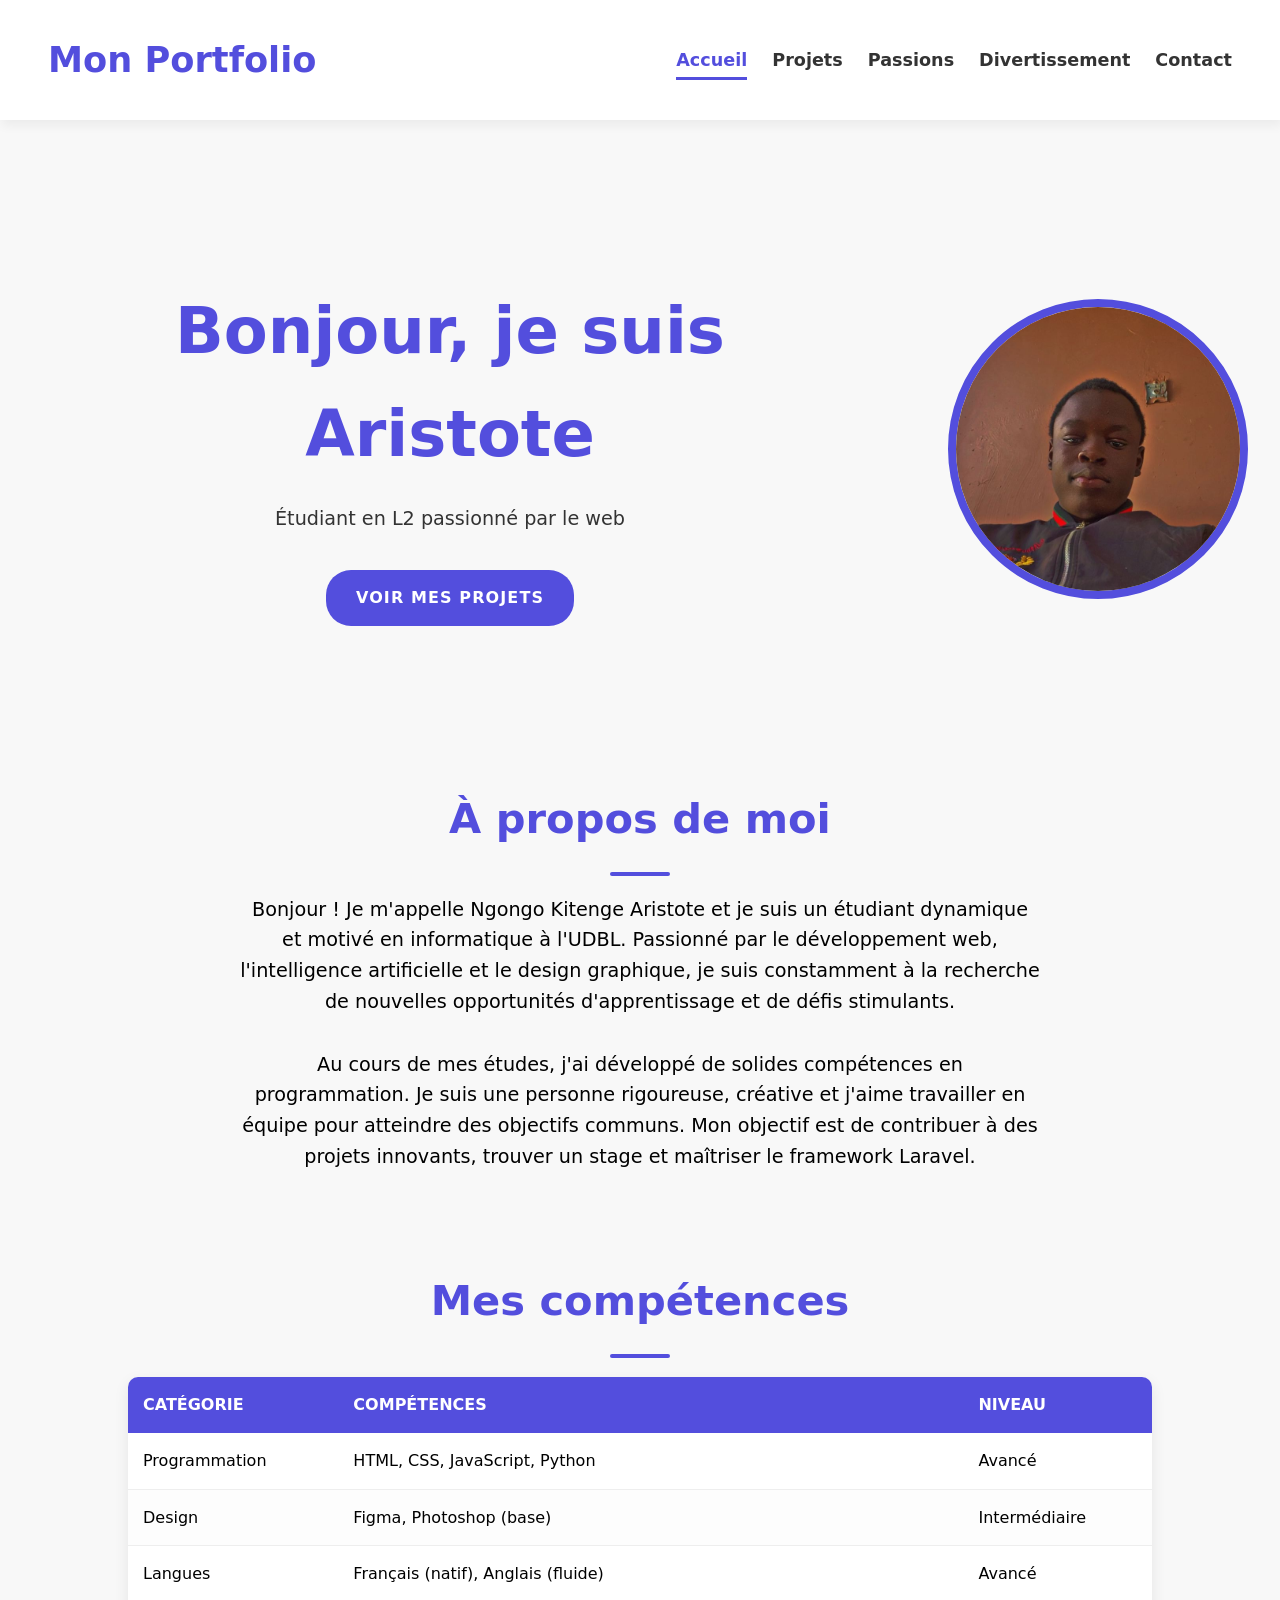
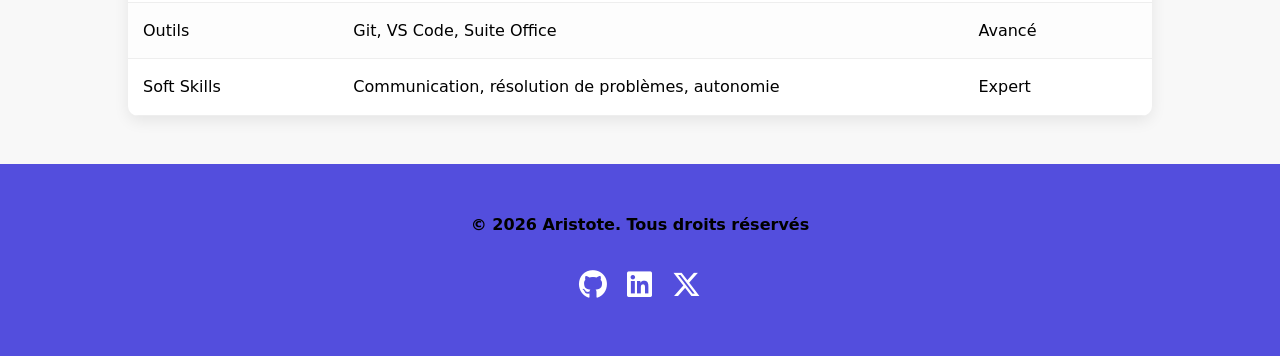
<file: index.html>
<!DOCTYPE html>
<html lang="fr">
<head>
    <meta charset="UTF-8">
    <meta name="viewport" content="width=device-width, initial-scale=1.0">
    <title>Mon Portfolio</title>
    <link rel="stylesheet" href="css/style.css">
    <link rel="stylesheet" href="https://cdnjs.cloudflare.com/ajax/libs/font-awesome/6.5.0/css/all.min.css">
    <link rel="preconnect" href="https://fonts.googleapis.com">
    <link rel="preconnect" href="https://fonts.gstatic.com" crossorigin>
    <link href="https://fonts.googleapis.com/css2?family=Roboto:wght@100;400;700&display=swap" rel="stylesheet">
</head>

<body>
    <header>
        <div>
            <a href="#">Mon Portfolio</a>
        </div>

        <nav>
            <ul>
                <li><a href="index.html" class="active">Accueil</a></li>
                <li><a href="projets.html">Projets</a></li>
                <li><a href="passion.html">Passions</a></li>
                <li><a href="divertissement.html">Divertissement</a></li>
                <li><a href="contact.html">Contact</a></li>
            </ul>
        </nav>
    </header>

    <main>
        <section class="hero">
            <div>
                <h1>Bonjour, je suis Aristote</h1>
                <p>Étudiant en L2 passionné par le web</p>
                <a href="projets.html">Voir mes projets</a>
            </div>

            <div>
                <img src="Image/Aris.jpg" alt="Photo de Aristote">
            </div>
        </section>

        <section class="apropos">
            <div>
                <h2>À propos de moi</h2>
                <p>
                    Bonjour ! Je m'appelle Ngongo Kitenge Aristote et je suis un étudiant dynamique et motivé en 
                    informatique à l'UDBL. Passionné par le développement web, l'intelligence artificielle et le design graphique, 
                    je suis constamment à la recherche de nouvelles opportunités d'apprentissage et de défis stimulants.
                </p>
                <p>
                    Au cours de mes études, j'ai développé de solides compétences en programmation. 
                    Je suis une personne rigoureuse, créative et j'aime travailler en équipe pour atteindre des objectifs communs. 
                    Mon objectif est de contribuer à des projets innovants, trouver un stage et maîtriser le framework Laravel.
                </p>
            </div>
        </section>

        <section class="compétences">
            <h2>Mes compétences</h2>
            <table>
                <thead>
                    <tr>
                        <th>Catégorie</th>
                        <th>Compétences</th>
                        <th>Niveau</th>
                    </tr>
                </thead>
                <tbody>
                    <tr>
                        <td>Programmation</td>
                        <td>HTML, CSS, JavaScript, Python</td>
                        <td>Avancé</td>
                    </tr>
                    <tr>
                        <td>Design</td>
                        <td>Figma, Photoshop (base)</td>
                        <td>Intermédiaire</td>
                    </tr>
                    <tr>
                        <td>Langues</td>
                        <td>Français (natif), Anglais (fluide)</td>
                        <td>Avancé</td>
                    </tr>
                    <tr>
                        <td>Outils</td>
                        <td>Git, VS Code, Suite Office</td>
                        <td>Avancé</td>
                    </tr>
                    <tr>
                        <td>Soft Skills</td>
                        <td>Communication, résolution de problèmes, autonomie</td>
                        <td>Expert</td>
                    </tr>
                </tbody>
            </table>
        </section>
    </main>

    <footer>
        <div>
            <h4>&copy; 2026 Aristote. Tous droits réservés</h4>
        </div>
        <div class="social-links">
            <a href="#"><i class="fa-brands fa-github"></i></a>
            <a href="#"><i class="fa-brands fa-linkedin"></i></a>
            <a href="#"><i class="fa-brands fa-x-twitter"></i></a>
        </div>
    </footer>
</body>
</html>
</file>
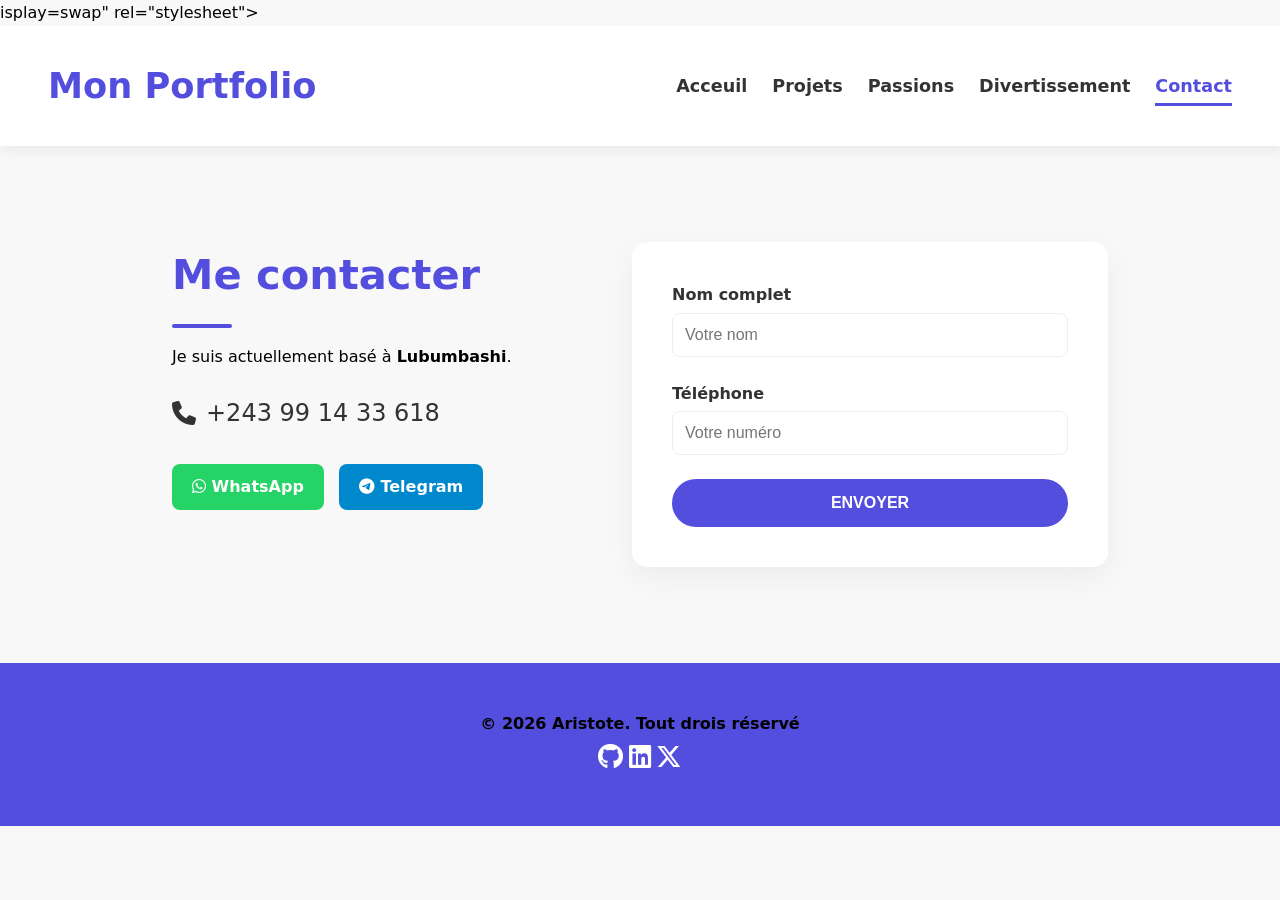
<file: contact.html>
<!DOCTYPE html>
<html lang="fr">
<head>
   <meta charset="UTF-8">
    <meta name="viewport" content="width=device-width, initial-scale=1.0">
    <title>Mon Portfolio</title>
    <link rel="stylesheet" href="css/style.css">
    <link rel="stylesheet" href="https://cdnjs.cloudflare.com/ajax/libs/font-awesome/6.5.0/css/all.min.css">
    <link rel="preconnect" href="https://fonts.googleapis.com">
    <link rel="preconnect" href="https://fonts.gstatic.com" crossorigin>
    <link href="https://fonts.googleapis.com/css2?family=Roboto:wght@100;400;700&display=swap" rel="stylesheet">isplay=swap" rel="stylesheet">
</head>

<body>
    <header>
        <div>
            <a href="#">Mon Portfolio</a>
        </div>

        <nav>
            <ul>
                <li><a href="index.html">Acceuil</a></li>
                <li><a href="projets.html">Projets</a></li>
                <li><a href="passion.html">Passions</a></li>
                <li><a href="divertissement.html">Divertissement</a></li>
                <li><a href="contact.html"class="active">Contact</a></li>
            </ul>
        </nav>
    </header>
   <main class="contact-container">
    <section class="contact-info">
        <h2>Me contacter</h2>
        <p>Je suis actuellement basé à <strong>Lubumbashi</strong>.</p>
        
        <div class="info-item">
            <i class="fa-solid fa-phone"></i>
            <span>+243 99 14 33 618</span>
        </div>

        <div class="social-apps">
            <a href="https://wa.me/243991433618" target="_blank" class="whatsapp">
                <i class="fa-brands fa-whatsapp"></i> WhatsApp
            </a>
            <a href="https://t.me/+243999730051" target="_blank" class="telegram">
                <i class="fa-brands fa-telegram"></i> Telegram
            </a>
        </div>
    </section>

    <section class="contact-form">
        <form action="#">
            <div class="form-group">
                <label for="name">Nom complet</label>
                <input type="text" id="name" name="name" placeholder="Votre nom" required>
            </div>
            <div class="form-group">
                <label for="phone">Téléphone</label>
                <input type="tel" id="phone" name="phone" placeholder="Votre numéro" required>
            </div>
            <button type="submit" class="btn-submit">Envoyer</button>
        </form>
    </section>
</main>
    <footer>
        <div>
            <h4>&copy; 2026 Aristote. Tout drois réservé</h4>
        </div>
         <a href="#"><i class="fa-brands fa-github"></i></a>
            <a href="#"><i class="fa-brands fa-linkedin"></i></a>
            <a href="#"><i class="fa-brands fa-x-twitter"></i></a>
    </footer>
</body>
</html>
</file>
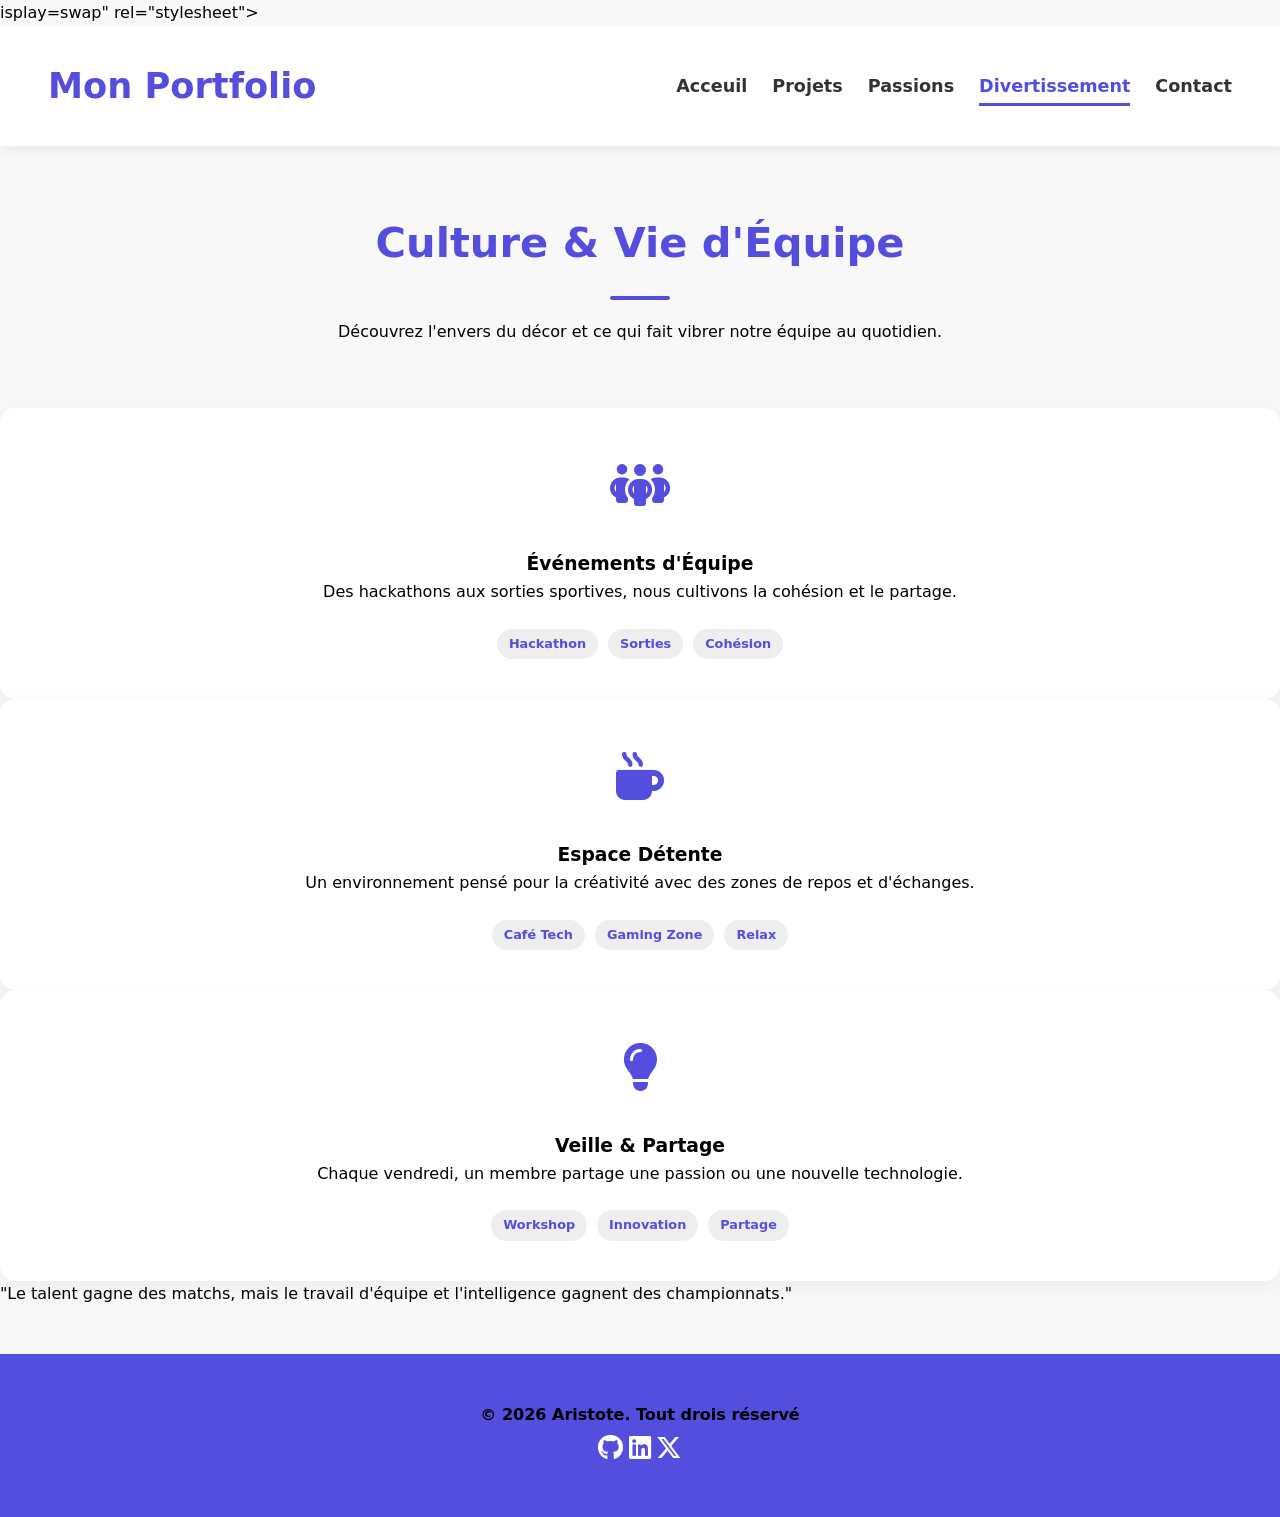
<file: divertissement.html>
<!DOCTYPE html>
<html lang="fr">
<head>
    <meta charset="UTF-8">
    <meta name="viewport" content="width=device-width, initial-scale=1.0">
    <title>Mon Portfolio</title>
    <link rel="stylesheet" href="css/style.css">
    <link rel="stylesheet" href="https://cdnjs.cloudflare.com/ajax/libs/font-awesome/6.5.0/css/all.min.css">
    <link rel="preconnect" href="https://fonts.googleapis.com">
    <link rel="preconnect" href="https://fonts.gstatic.com" crossorigin>
    <link href="https://fonts.googleapis.com/css2?family=Roboto:wght@100;400;700&display=swap" rel="stylesheet">isplay=swap" rel="stylesheet">
</head>

<body>
    <header>
        <div>
            <a href="#">Mon Portfolio</a>
        </div>

        <nav>
            <ul>
                <li><a href="index.html">Acceuil</a></li>
                <li><a href="projets.html">Projets</a></li>
                <li><a href="passion.html">Passions</a></li>
                <li><a href="divertissement.html"class="active">Divertissement</a></li>
                <li><a href="contact.html">Contact</a></li>
            </ul>
        </nav>
    </header>
  <main>
    <section class="divertissement-intro">
        <h2>Culture & Vie d'Équipe</h2>
        <p>Découvrez l'envers du décor et ce qui fait vibrer notre équipe au quotidien.</p>
    </section>

    <section class="divertissement-grid">
        <article class="hobby-card">
            <div class="hobby-icon">
                <i class="fa-solid fa-people-group"></i>
            </div>
            <h3>Événements d'Équipe</h3>
            <p>Des hackathons aux sorties sportives, nous cultivons la cohésion et le partage.</p>
            <div class="hobby-tags">
                <span>Hackathon</span>
                <span>Sorties</span>
                <span>Cohésion</span>
            </div>
        </article>

        <article class="hobby-card">
            <div class="hobby-icon">
                <i class="fa-solid fa-mug-hot"></i>
            </div>
            <h3>Espace Détente</h3>
            <p>Un environnement pensé pour la créativité avec des zones de repos et d'échanges.</p>
            <div class="hobby-tags">
                <span>Café Tech</span>
                <span>Gaming Zone</span>
                <span>Relax</span>
            </div>
        </article>

        <article class="hobby-card">
            <div class="hobby-icon">
                <i class="fa-solid fa-lightbulb"></i>
            </div>
            <h3>Veille & Partage</h3>
            <p>Chaque vendredi, un membre partage une passion ou une nouvelle technologie.</p>
            <div class="hobby-tags">
                <span>Workshop</span>
                <span>Innovation</span>
                <span>Partage</span>
            </div>
        </article>
    </section>

    <section class="quote-section">
        <blockquote>
            "Le talent gagne des matchs, mais le travail d'équipe et l'intelligence gagnent des championnats."
        </blockquote>
    </section>
</main>
    <footer>
        <div>
            <h4>&copy; 2026 Aristote. Tout drois réservé</h4>
        </div>
            <a href="#"><i class="fa-brands fa-github"></i></a>
            <a href="#"><i class="fa-brands fa-linkedin"></i></a>
            <a href="#"><i class="fa-brands fa-x-twitter"></i></a>
        </div>
    </footer>
</body>
</html>
</file>
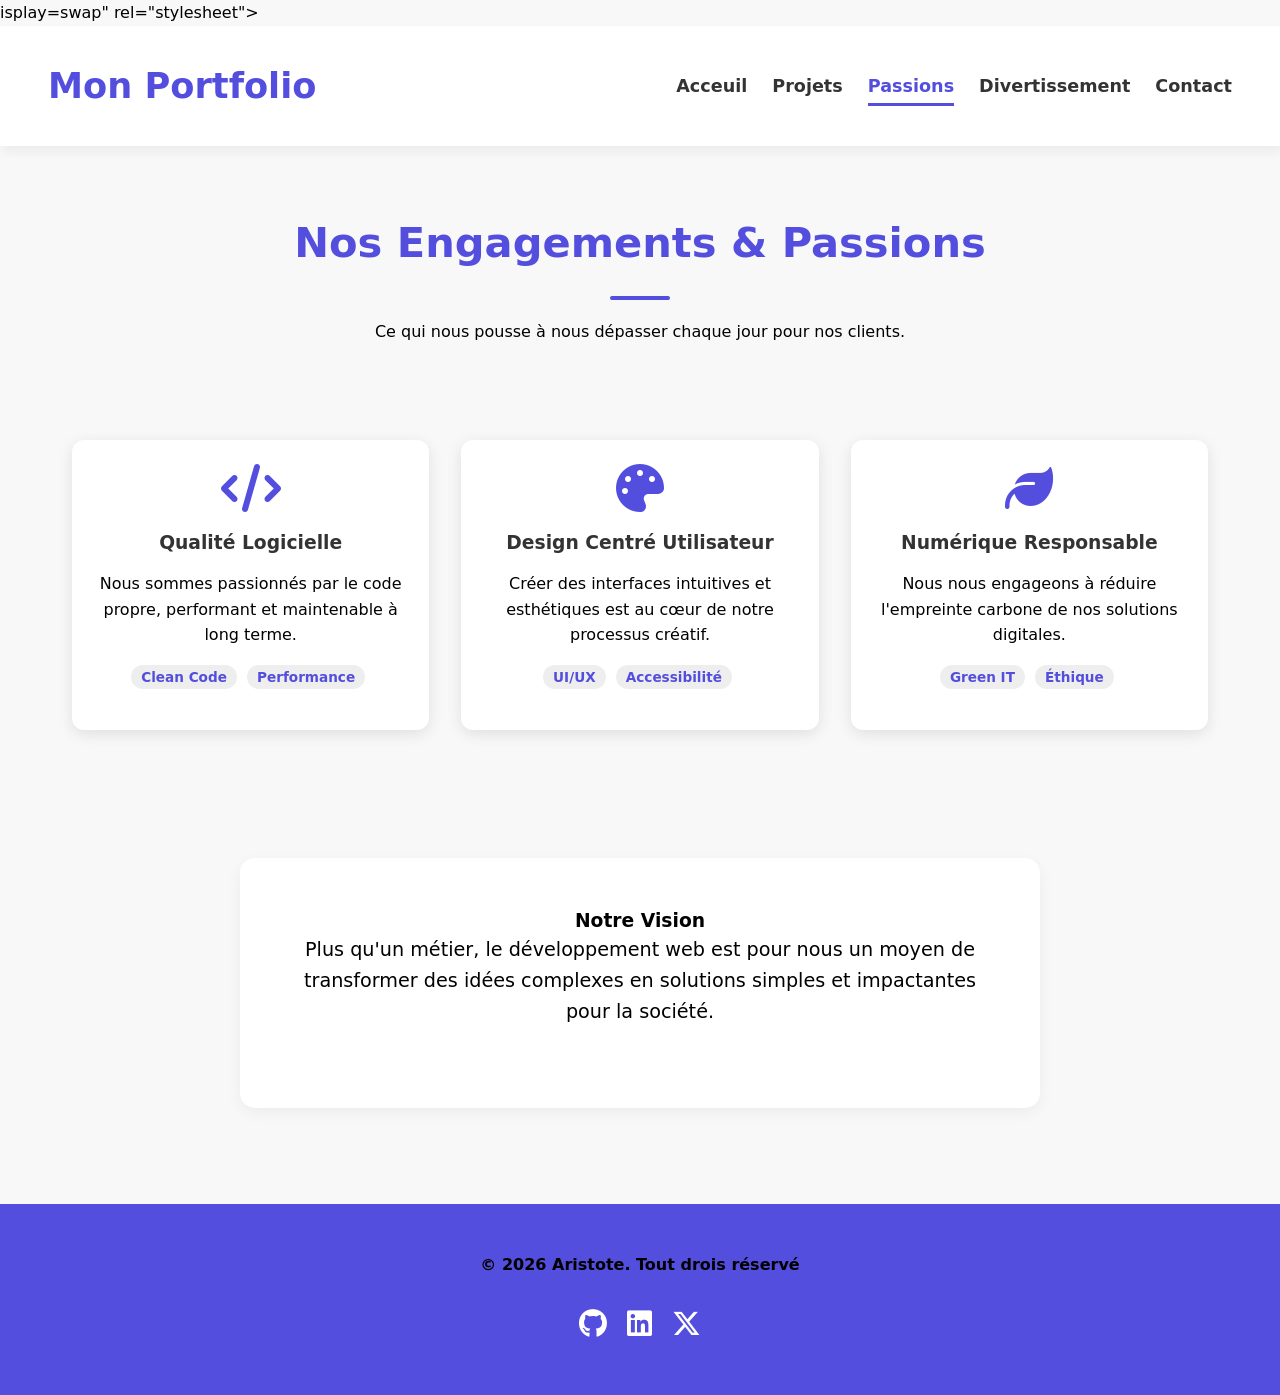
<file: passion.html>
<!DOCTYPE html>
<html lang="fr">
<head>
   <meta charset="UTF-8">
    <meta name="viewport" content="width=device-width, initial-scale=1.0">
    <title>Mon Portfolio</title>
    <link rel="stylesheet" href="css/style.css">
    <link rel="stylesheet" href="https://cdnjs.cloudflare.com/ajax/libs/font-awesome/6.5.0/css/all.min.css">
    <link rel="preconnect" href="https://fonts.googleapis.com">
    <link rel="preconnect" href="https://fonts.gstatic.com" crossorigin>
    <link href="https://fonts.googleapis.com/css2?family=Roboto:wght@100;400;700&display=swap" rel="stylesheet">isplay=swap" rel="stylesheet">
</head>

<body>
    <header>
        <div>
            <a href="#">Mon Portfolio</a>
        </div>

        <nav>
            <ul>
                <li><a href="index.html">Acceuil</a></li>
                <li><a href="projets.html">Projets</a></li>
                <li><a href="passion.html"class="active">Passions</a></li>
                <li><a href="divertissement.html">Divertissement</a></li>
                <li><a href="contact.html">Contact</a></li>
            </ul>
        </nav>
    </header>
   <main>
    <section class="divertissement-intro">
        <h2>Nos Engagements & Passions</h2>
        <p>Ce qui nous pousse à nous dépasser chaque jour pour nos clients.</p>
    </section>

    <section class="grid">
        
        <article class="card">
            <div class="card-content" style="text-align: center;">
                <i class="fa-solid fa-code" style="font-size: 3rem; color: var(--violet-doux); margin-bottom: 1rem;"></i>
                <h3>Qualité Logicielle</h3>
                <p>Nous sommes passionnés par le code propre, performant et maintenable à long terme.</p>
                <div class="tags">
                    <span>Clean Code</span>
                    <span>Performance</span>
                </div>
            </div>
        </article>

        <article class="card">
            <div class="card-content" style="text-align: center;">
                <i class="fa-solid fa-palette" style="font-size: 3rem; color: var(--violet-doux); margin-bottom: 1rem;"></i>
                <h3>Design Centré Utilisateur</h3>
                <p>Créer des interfaces intuitives et esthétiques est au cœur de notre processus créatif.</p>
                <div class="tags">
                    <span>UI/UX</span>
                    <span>Accessibilité</span>
                </div>
            </div>
        </article>

        <article class="card">
            <div class="card-content" style="text-align: center;">
                <i class="fa-solid fa-leaf" style="font-size: 3rem; color: var(--violet-doux); margin-bottom: 1rem;"></i>
                <h3>Numérique Responsable</h3>
                <p>Nous nous engageons à réduire l'empreinte carbone de nos solutions digitales.</p>
                <div class="tags">
                    <span>Green IT</span>
                    <span>Éthique</span>
                </div>
            </div>
        </article>

    </section>

    <section class="apropos">
        <div style="background-color: white; padding: 3rem; border-radius: 15px; box-shadow: 0 5px 15px rgba(0,0,0,0.05);">
            <h3>Notre Vision</h3>
            <p>
                Plus qu'un métier, le développement web est pour nous un moyen de transformer 
                des idées complexes en solutions simples et impactantes pour la société.
            </p>
        </div>
    </section>
</main>
    <footer>
        <div>
            <h4>&copy; 2026 Aristote. Tout drois réservé</4>
        </div>
        <div class="social-links">
            <a href="#"><i class="fa-brands fa-github"></i></a>
            <a href="#"><i class="fa-brands fa-linkedin"></i></a>
            <a href="#"><i class="fa-brands fa-x-twitter"></i></a>
        </div>
    </footer>
</body>
</html>
</file>
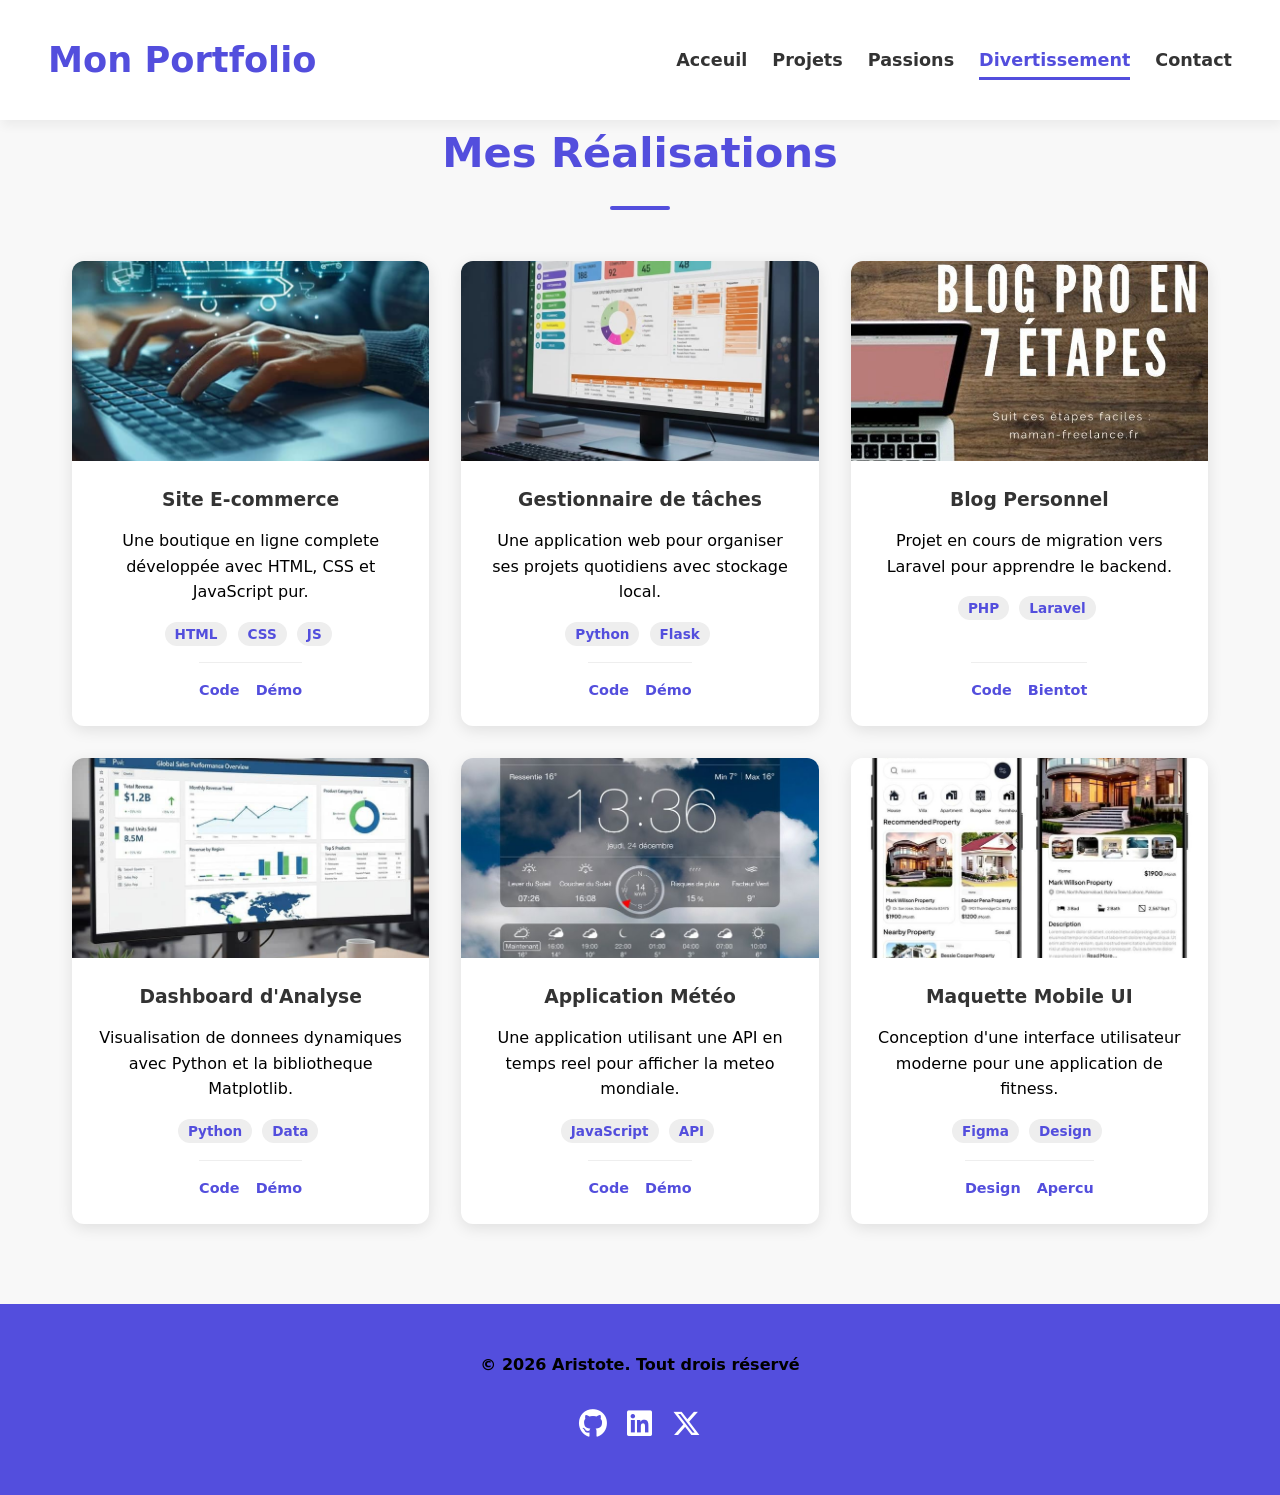
<file: projets.html>
<!DOCTYPE html>
<html lang="fr">
<head>
    <meta charset="UTF-8">
    <meta name="viewport" content="width=device-width, initial-scale=1.0">
    <title>Mon Portfolio</title>
    <link rel="stylesheet" href="css/style.css">
    <link rel="stylesheet" href="https://cdnjs.cloudflare.com/ajax/libs/font-awesome/6.5.0/css/all.min.css"
    <link rel="preconnect" href="https://fonts.googleapis.com">
    <link rel="preconnect" href="https://fonts.gstatic.com" crossorigin>
    <link href="https://fonts.googleapis.com/css2?family=Roboto:wght@100;400;700&display=swap" rel="stylesheet">
</head>

<body>
    <header>
        <div>
            <a href="#">Mon Portfolio</a>
        </div>

        <nav>
            <ul>
                <li><a href="index.html">Acceuil</a></li>
                <li><a href="projets.html">Projets</a></li>
                <li><a href="passion.html">Passions</a></li>
                <li><a href="divertissement.html"class="active">Divertissement</a></li>
                <li><a href="contact.html">Contact</a></li>
            </ul>
        </nav>
    </header>
   <main>
    <section>
        <h2>Mes Réalisations</h2>
        <div class="grid">
            <article class="card">
                <img src="Image/E-commerce.jpg" alt="E-commerce" width="200">
                <div class="card-content">
                    <h3>Site E-commerce</h3>
                    <p>Une boutique en ligne complete développée avec HTML, CSS et JavaScript pur.</p>
                    
                    <div class="tags">
                        <span>HTML</span>
                        <span>CSS</span>
                        <span>JS</span>
                    </div>

                    <div class="links">
                        <a href="#">Code</a>
                        <a href="#">Démo</a>
                    </div>
                </div>
            </article>
            <article class="card">
                <img src="Image/Gestionnaire de tache.jpeg" alt="Gestionnaire" width="200">
                <div class="card-content">
                    <h3>Gestionnaire de tâches</h3>
                    <p>Une application web pour organiser ses projets quotidiens avec stockage local.</p>

                    <div class="tags">
                        <span>Python</span>
                        <span>Flask</span>
                    </div>

                    <div class="links">
                        <a href="#">Code</a>
                        <a href="#">Démo</a>
                    </div>
                </div>
            </article>
            <article class="card">
                <img src="Image/blog personnel.jpeg" alt="blog" width="200">
                <div class="card-content">
                    <h3>Blog Personnel</h3>
                    <p>Projet en cours de migration vers Laravel pour apprendre le backend.</p>

                    <div class="tags">
                        <span>PHP</span>
                        <span>Laravel</span>
                    </div>

                    <div class="links">
                        <a href="#">Code</a>
                        <a href="#">Bientot</a>
                    </div>
                </div>
            </article>
            <article class="card">
                <img src="Image/Dashboard d'analyse.jpeg" alt="Dashboard" width="200">
                <div class="card-content">
                    <h3>Dashboard d'Analyse</h3>
                    <p>Visualisation de donnees dynamiques avec Python et la bibliotheque Matplotlib.</p>

                    <div class="tags">
                        <span>Python</span>
                        <span>Data</span>
                    </div>

                    <div class="links">
                        <a href="#">Code</a>
                        <a href="#">Démo</a>
                    </div>
                </div>
            </article>
            <article class="card">
                <img src="Image/Meteo.jpg" alt="Meteo" width="200">
                <div class="card-content">
                    <h3>Application Météo</h3>
                    <p> Une application utilisant une API en temps reel pour afficher la meteo mondiale.</p>

                    <div class="tags">
                        <span>JavaScript</span>
                        <span>API</span>
                    </div>

                    <div class="links">
                        <a href="#">Code</a>
                        <a href="#">Démo</a>
                    </div>
                </div>
            </article>
                <article class="card">
                <img src="Image/Maquette Mobile UI.jpeg" alt="Maquette" width="200">
                <div class="card-content">
                    <h3>Maquette Mobile UI</h3>
                    <p>Conception d'une interface utilisateur moderne pour une application de fitness.</p>

                    <div class="tags">
                        <span>Figma</span>
                        <span>Design</span>
                    </div>

                    <div class="links">
                        <a href="#">Design</a>
                        <a href="#">Apercu</a>
                    </div>
                </div>
            </article>

        </div>
    </section>
</main>
    <footer>
        <div>
            <h4>&copy; 2026 Aristote. Tout drois réservé</h4>
        </div>
          <div class="social-links">
            <a href="#"><i class="fa-brands fa-github"></i></a>
            <a href="#"><i class="fa-brands fa-linkedin"></i></a>
            <a href="#"><i class="fa-brands fa-x-twitter"></i></a>
        </div>
    </footer>
</body>
</html>
</file>
<file: css/style.css>
:root{
    --violet-doux:#6c63ff;
    --violet-doux:#534edd;
    --orange-vif:#ffa726;
    --gris-tres-fonce:#333;
    --gris-tres-clair:#f8f8f8;
    --gris-clair:#eee;
    

} 
*{
    margin: 0;
    padding: 0;
    box-sizing: border-box;

} 

body{
    background-color: var(--gris-tres-clair);
    font-family: system-ui, -apple-system, BlinkMacSystemFont, 'Segoe UI', Roboto, Oxygen, Ubuntu, Cantarell, 'Open Sans', 'Helvetica Neue', sans-serif;
    line-height: 1.6;
}
header{
    background: white;
    box-shadow: 2px 6px 10px rgba(0,0,0,0.05);
    position:sticky;
    top: 0;
    z-index: 100;
    display: flex;
    justify-content: space-between;
    align-items: center;
    padding: 2rem 3rem;
}

header div a {
    text-decoration: none;
    font-size:2.2rem ;
    font-weight: bold;
    color: var(--violet-doux);

}

ul li {
    list-style: none;
    margin-left:25px;
}

ul{
    display: flex;
}

ul li a {
    text-decoration: none;
    color: var(--gris-tres-fonce);
    font-weight: 600;
    font-size: 1.1rem;
    position: relative;
    padding: 10px 0;
} 

ul li a:hover {
    color: var(--violet-doux);
}

ul li a::after {
    content: '';
    position: absolute;
    left: 0;
    bottom: 0;
    height: 3px;
    width: 0;
    background-color: var(--violet-doux);
    transition: width 0.3s ease;
}

ul li a:hover::after{
    width: 100%;
}

a.active{
    color: var(--violet-doux);
}

a.active::after{
    width: 100%;
} 

.hero{
    display: flex;
    justify-content: center;
    align-items: center;
    gap: 5rem;
    text-align: center;
    margin: 10rem 2rem; 
}

.hero img {
    width: 300px;
    height: 300px;
    object-fit: cover; 
    border-radius: 50%;
    border: 8px solid var(--violet-doux);
}

.hero h1 {
    color: var(--violet-doux);
    font-size: 4rem;
    font-weight: 700;
    margin-bottom: 1.2rem;
}

.hero p {
    color: var(--gris-tres-fonce);
    font-size: 1.2rem;
    margin-bottom: 1.2rem; 
}

.hero a {
    text-decoration: none;
    display: inline-block;
    background-color: var(--violet-doux);
    color: white;
    padding: 15px 30px;
    border-radius: 25px;
    text-transform: uppercase;
    letter-spacing: 1.1px;
    font-weight: 600;
    margin-top: 1rem;
    transition: backgrund-color 0.3s ease, transform 0.2s ease;
} 

.hero a:hover {
    background-color: var(--violet-fonce);
    transform: translateY(-3px);
}

.apropos {
    width: 800px;
    margin: 6rem auto; 
    text-align: center;

}

section h2{
    color: var(--violet-doux);
    font-size: 2.6rem;
    font-weight: 700;
    position: relative;
    text-align: center;
}
section  h2::after{
    content: '';
    display: block;
    width: 60px;
    height: 4px;
    background-color: var(--violet-doux);
    margin: 1.2rem auto;
    border-radius: 2px;
}

.apropos p{
    margin-bottom: 2rem;
    color: var(--gris-fonce);
    font-size: 1.2rem;
}

.compétences table{
    width: 80%;
    margin: 0 auto;
    border-collapse: collapse;
    background-color: #fff;
    box-shadow: 0 5px 15px rgba(0,0,0,0.08);
    border-radius: 10px;
    overflow: hidden;
}

.compétences table th, .compétences table td {
    padding: 15px;
}

.compétences table thead {
    background-color: var(--violet-doux);
    color: #fff;
    text-transform: uppercase;
}

.compétences tbody td {

    border-bottom: 1px solid var(--gris-clair);
}

.compétences table tbody tr:nth-child(even) {
    background-color: #fdfdfd;
}

.compétences table tbody tr {
    transition: background-color 0.3s ease;
}

.compétences table tbody tr:hover {
    background-color: #f0f0f0;
}

.compétences table thead th {
    text-align: left;
}

footer{
    margin-top: 3rem;
    background-color: var(--violet-doux);
    padding: 3rem 0;
    text-align: center;
}

footer p{
    color: white;
    margin-bottom: 1.2rem;
}

footer a {
    display: inline-block;
    font-size: 1.6rem;
    color: white;
    margin: o 10px;
    transition: color 0.3s ease, transform 0.2s ease;
}

footer a:hover {
    color: var(--orange-vif);
    transform: translateY(-3px);
}
.contact-container {
    display: flex;
    justify-content: space-around;
    align-items: flex-start;
    max-width: 1000px;
    margin: 6rem auto;
    padding: 0 2rem;
    gap: 4rem;
}

.contact-info {
    flex: 1;
    text-align: left;
}

.contact-info h2 {
    text-align: left;
    margin-bottom: 1rem;
}

.contact-info h2::after {
    margin: 1rem 0; 
}

.info-item {
    font-size: 1.5rem;
    margin: 1.5rem 0;
    color: var(--gris-tres-fonce);
    display: flex;
    align-items: center;
    gap: 10px;
}

.social-apps {
    display: flex;
    gap: 15px;
    margin-top: 2rem;
}

.social-apps a {
    text-decoration: none;
    color: white;
    padding: 10px 20px;
    border-radius: 8px;
    font-weight: 600;
    transition: opacity 0.3s;
}

.whatsapp { background-color: #25D366; }
.telegram { background-color: #0088cc; }

.social-apps a:hover {
    opacity: 0.8;
}


.contact-form {
    flex: 1;
    background: white;
    padding: 2.5rem;
    border-radius: 15px;
    box-shadow: 0 10px 30px rgba(0,0,0,0.05);
}

.form-group {
    margin-bottom: 1.5rem;
    text-align: left;
}

.form-group label {
    display: block;
    margin-bottom: 5px;
    color: var(--gris-tres-fonce);
    font-weight: 600;
}

.form-group input {
    width: 100%;
    padding: 12px;
    border: 1px solid var(--gris-clair);
    border-radius: 8px;
    font-size: 1rem;
    outline: none;
}

.form-group input:focus {
    border-color: var(--violet-doux);
}

.btn-submit {
    width: 100%;
    background-color: var(--violet-doux);
    color: white;
    border: none;
    padding: 15px;
    border-radius: 50px;
    font-size: 1rem;
    font-weight: 700;
    cursor: pointer;
    text-transform: uppercase;
    transition: background 0.3s;
}

.btn-submit:hover {
    background-color: var(--violet-fonce);
}


@media (max-width: 768px) {
    .contact-container {
        flex-direction: column;
        margin: 3rem auto;
    }
    .social-apps {
        flex-direction: column;
    }
}

.grid {
    display: grid;
    grid-template-columns: repeat(auto-fit, minmax(300px, 1fr));
    gap: 2rem;
    padding: 2rem;
    max-width: 1200px;
    margin: 0 auto;
}

.card {
    background: white;
    border-radius: 12px;
    overflow: hidden;
    box-shadow: 0 4px 15px rgba(0,0,0,0.1);
    transition: transform 0.3s ease;
    display: flex;
    flex-direction: column;
}

.card:hover {
    transform: translateY(-10px);
}

.card img {
    width: 100%;
    height: 200px;
    object-fit: cover;
}

.card-content {
    padding: 1.5rem;
    flex-grow: 1;
    display: flex;
    flex-direction: column;
}

.card-content h3 {
    margin-bottom: 0.8rem;
    color: var(--gris-tres-fonce);
}

.tags {
    margin: 1rem 0;
}

.tags span {
    background: var(--gris-clair);
    color: var(--violet-doux);
    padding: 4px 10px;
    border-radius: 15px;
    font-size: 0.85rem;
    margin-right: 5px;
    font-weight: 600;
}

.links {
    margin-top: auto;
    display: flex;
    gap: 1rem;
    border-top: 1px solid var(--gris-clair);
    padding-top: 1rem;
}

.links a {
    text-decoration: none;
    color: var(--violet-doux);
    font-weight: bold;
    font-size: 0.9rem;
}

.links a:hover {
    color: var(--orange-vif);
}

/* --- Page Divertissement / Culture d'entreprise --- */
.divertissement-intro {
    text-align: center;
    padding: 4rem 2rem;
}

.hobby-card {
    background: white;
    padding: 2.5rem;
    border-radius: 15px;
    text-align: center;
    box-shadow: 0 5px 20px rgba(0,0,0,0.05);
    transition: transform 0.3s ease;
    display: flex;
    flex-direction: column;
    align-items: center;
}

.hobby-card:hover {
    transform: translateY(-10px);
}

.hobby-icon {
    font-size: 3rem;
    color: var(--violet-doux);
    margin-bottom: 1.5rem;
}

.hobby-tags {
    margin-top: 1.5rem;
    display: flex;
    justify-content: center;
    gap: 10px;
    flex-wrap: wrap;
}

.hobby-tags span {
    background: var(--gris-clair);
    color: var(--violet-doux);
    padding: 5px 12px;
    border-radius: 20px;
    font-size: 0.8rem;
    font-weight: 600;
}

.social-links {
    display: flex;
    justify-content: center;
    gap: 20px;
    margin-top: 1.5rem;
}

.social-links a {
    color: white;
    font-size: 1.8rem;
    text-decoration: none;
    transition: transform 0.3s ease, color 0.3s ease;
}

.social-links a:hover {
    color: var(--orange-vif);
    transform: translateY(-5px);
}

.card-content {
    display: flex;
    flex-direction: column;
    align-items: center; /* Centre tout horizontalement */
    text-align: center;
}
</file>
